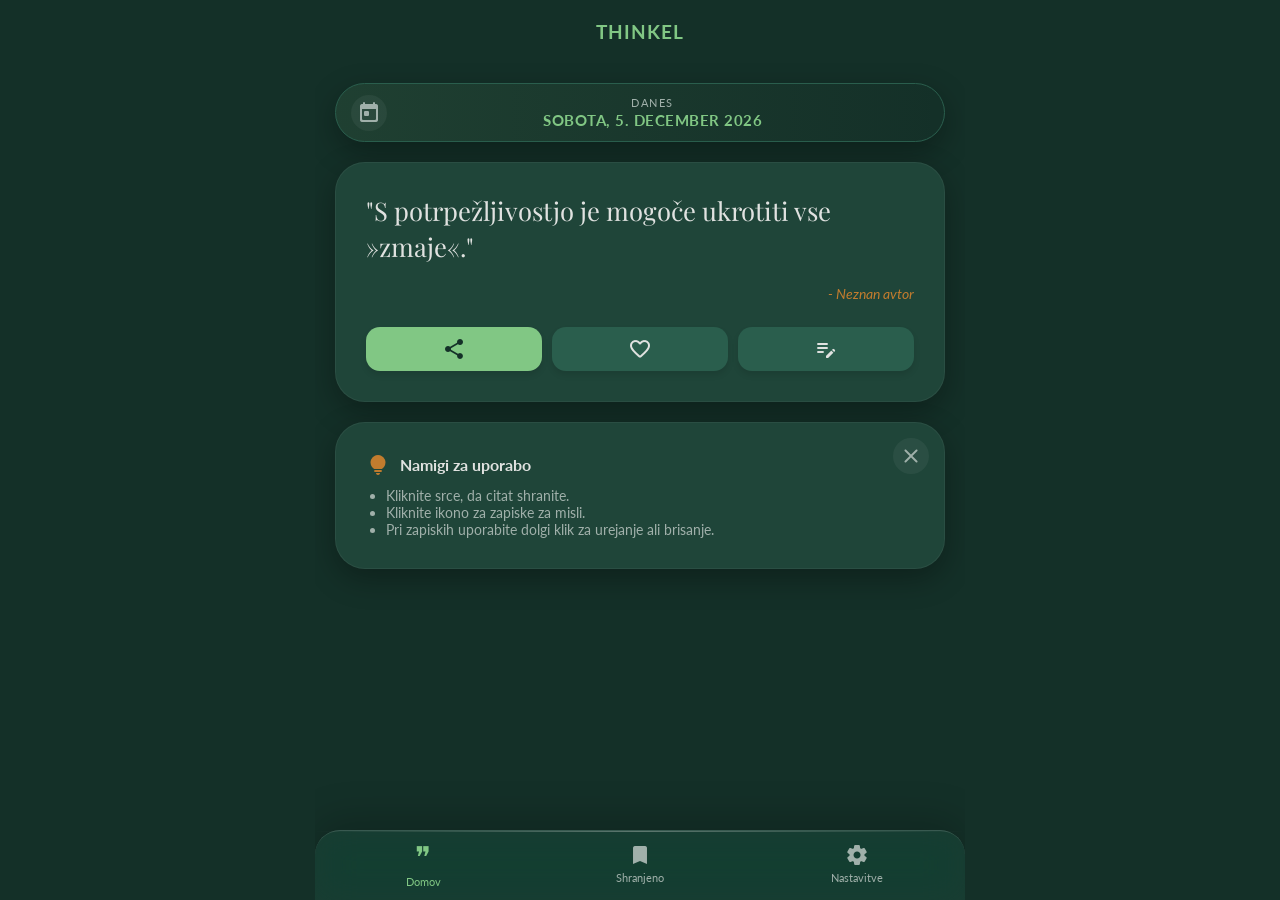
<file: index.html>
<!DOCTYPE html>
<html lang="sl">
<head>
    <meta charset="UTF-8">
    <meta name="viewport" content="width=device-width, initial-scale=1.0, maximum-scale=1.0, user-scalable=no, viewport-fit=cover">
    <meta name="mobile-web-app-capable" content="yes">
    <meta name="apple-mobile-web-app-capable" content="yes">
    <meta name="apple-mobile-web-app-status-bar-style" content="black-translucent">
    <meta name="theme-color" content="#143028">
    <link rel="manifest" href="manifest.json">
    <link rel="apple-touch-icon" href="icon-192x192.png">
    
    <title>Thinkel - Dnevna Inspiracija</title>
    <meta name="description" content="Thinkel: Dnevna inspiracija, citati in osebni dnevnik.">
    
    <link href="https://fonts.googleapis.com/icon?family=Material+Icons+Round" rel="stylesheet">
    <link href="https://fonts.googleapis.com/css2?family=Lato:wght@300;400;700&family=Playfair+Display:ital,wght@0,400;0,700;1,400&display=swap" rel="stylesheet">
    <link rel="stylesheet" href="style.css">
</head>
<body class="dark-theme">

    <div id="app-container">
        <header>
            <h1>Thinkel</h1>
        </header>

        <main>
            <div class="card date-card">
                <button class="date-picker-btn" onclick="openDatePicker()" aria-label="Izberi datum">
                    <span class="material-icons-round">today</span>
                </button>
                <div class="date-content">
                    <div id="date-label" class="date-label" data-i18n="today">Danes</div>
                    <div id="current-date" class="date-text">...</div>
                </div>
                <input type="date" id="hidden-date-input" onchange="handleDateChange(this.value)" style="opacity: 0; position: absolute; pointer-events: none; width:1px; height:1px;">
            </div>

            <div class="card">
                <div id="quote-content-wrapper">
                    <div id="daily-quote-text" class="quote-text">...</div>
                    <div id="daily-quote-author" class="quote-author"></div>
                    <div class="action-buttons">
                        <button class="action-btn primary" onclick="shareQuote()">
                            <span class="material-icons-round">share</span>
                        </button>
                        <button id="btn-fav-daily" class="action-btn fav" onclick="toggleFavorite(currentQuote.id)">
                            <span class="material-icons-round">favorite_border</span>
                        </button>
                        <button class="action-btn" onclick="openNotesModal()">
                            <span class="material-icons-round">edit_note</span>
                        </button>
                    </div>
                </div>
            </div>

            <div id="info-card" class="card">
                <button class="date-picker-btn" style="top: 15px; right: 15px; left: auto; transform: none;" onclick="hideInfoCard()">
                    <span class="material-icons-round">close</span>
                </button>
                <div style="padding-right: 20px;">
                    <div style="margin-bottom: 10px; display:flex; align-items:center; gap:10px;">
                        <span class="material-icons-round" style="color: var(--accent-gold)">lightbulb</span>
                        <span style="font-weight:700;" data-i18n="usage_tips">Znamki za uporabo</span>
                    </div>
                    <ul style="margin:0; padding-left:20px; font-size: 0.9rem; color: var(--text-secondary);">
                        <li data-i18n="tip1">Kliknite srce, da citat shranite.</li>
                        <li data-i18n="tip2">Kliknite ikono za zapiske za misli.</li>
                        <li data-i18n="tip3">Pri zapiskih uporabite dolgi klik za urejanje ali brisanje.</li>
                    </ul>
                </div>
            </div>
        </main>

        <!-- Bottom Navigation -->
        <nav class="bottom-nav">
            <a href="index.html" class="nav-item active">
                <span class="nav-quote-icon">❞</span>
                <span data-i18n="nav_today">Domov</span>
            </a>
            <a href="saved.html" class="nav-item">
                <span class="material-icons-round">bookmark</span>
                <span data-i18n="nav_saved">Shranjeno</span>
            </a>
            <a href="settings.html" class="nav-item">
                <span class="material-icons-round">settings</span>
                <span data-i18n="nav_settings">Nastavitve</span>
            </a>
        </nav>
    </div>

    <!-- Notes Modal -->
    <div id="notes-modal" class="modal-overlay">
        <div class="modal-card">
            <div class="modal-header">
                <h3 class="modal-title" data-i18n="my_thoughts">Moje misli</h3>
                <button class="btn btn-icon-only" style="background:transparent; color:var(--text-primary); width:auto;" onclick="closeNotesModal()">
                    <span class="material-icons-round">close</span>
                </button>
            </div>
            <div id="modal-quote-ref" class="modal-quote-ref">
                <span id="modal-quote-text" class="modal-quote-text">...</span>
                <span id="modal-quote-author" class="modal-quote-author">...</span>
            </div>
            
            <textarea id="modal-note-input" class="modal-note-area" placeholder="..." oninput="saveNoteFromModal()"></textarea>
            <button class="btn btn-primary" onclick="closeNotesModal()" data-i18n="save_close">Shrani in zapri</button>
        </div>
    </div>

    <!-- Toast -->
    <div id="toast" class="toast">
        <span class="material-icons-round toast-icon">check_circle</span>
        <span id="toast-message">Sporočilo</span>
    </div>

    <script src="app.js"></script>
    <script>
        function openDatePicker() {
            const input = document.getElementById('hidden-date-input');
            if (input.showPicker) {
                try {
                    input.showPicker();
                } catch (e) {
                    input.click();
                }
            } else {
                input.click();
            }
        }

        // Initialize home page
        document.addEventListener('DOMContentLoaded', () => {
            loadSettings();
            loadDate();
            checkInfoCard();
            loadDailyQuote();
            updateTexts();
        });
    </script>
</body>
</html>
</file>
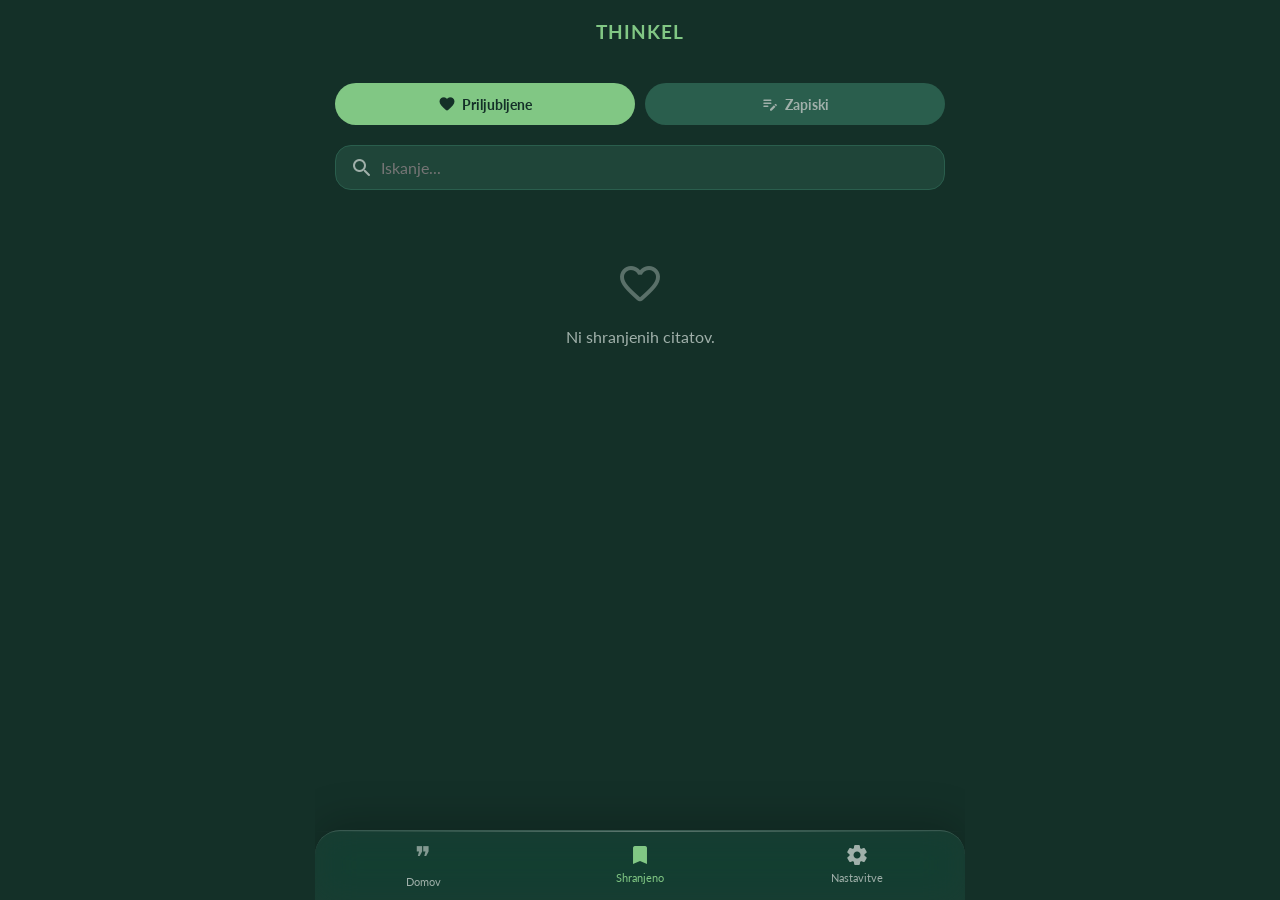
<file: saved.html>
<!DOCTYPE html>
<html lang="sl">
<head>
    <meta charset="UTF-8">
    <meta name="viewport" content="width=device-width, initial-scale=1.0, maximum-scale=1.0, user-scalable=no, viewport-fit=cover">
    <meta name="mobile-web-app-capable" content="yes">
    <meta name="apple-mobile-web-app-capable" content="yes">
    <meta name="apple-mobile-web-app-status-bar-style" content="black-translucent">
    <meta name="theme-color" content="#143028">
    <link rel="manifest" href="manifest.json">
    <link rel="apple-touch-icon" href="icon-192x192.png">
    
    <title>Thinkel - Shranjeno</title>
    
    <link href="https://fonts.googleapis.com/icon?family=Material+Icons+Round" rel="stylesheet">
    <link href="https://fonts.googleapis.com/css2?family=Lato:wght@300;400;700&family=Playfair+Display:ital,wght@0,400;0,700;1,400&display=swap" rel="stylesheet">
    <link rel="stylesheet" href="style.css">
</head>
<body class="dark-theme">

    <div id="app-container">
        <header>
            <h1>Thinkel</h1>
        </header>

        <main>
            <div class="saved-tabs">
                <div class="saved-tab active" id="tab-fav" onclick="switchSavedTab('fav')">
                    <span class="material-icons-round">favorite</span>
                    <span data-i18n="favorites">Priljubljene</span>
                </div>
                <div class="saved-tab" id="tab-notes" onclick="switchSavedTab('notes')">
                    <span class="material-icons-round">edit_note</span>
                    <span data-i18n="notes">Zapiski</span>
                </div>
            </div>

            <div class="search-container">
                <div class="search-input-wrapper">
                    <span class="material-icons-round">search</span>
                    <input type="text" id="search-input" class="search-input" placeholder="Iskanje..." oninput="handleSearch(this.value)">
                </div>
            </div>

            <div id="saved-favorites-container">
                <div id="favorites-list"></div>
                <div id="no-favorites" style="display:none; text-align: center; color: var(--text-secondary); margin-top: 50px;">
                    <span class="material-icons-round" style="font-size: 48px; opacity: 0.5;">favorite_border</span>
                    <p data-i18n="no_fav">Ni shranjenih citatov.</p>
                </div>
            </div>

            <div id="saved-notes-container" style="display: none;">
                <div id="notes-list"></div>
                <div id="no-notes" style="display:none; text-align: center; color: var(--text-secondary); margin-top: 50px;">
                    <span class="material-icons-round" style="font-size: 48px; opacity: 0.5;">edit_note</span>
                    <p data-i18n="no_notes">Ni zapisanih misli.</p>
                </div>
            </div>
        </main>

        <!-- Bottom Navigation -->
        <nav class="bottom-nav">
            <a href="index.html" class="nav-item">
                <span class="nav-quote-icon">❞</span>
                <span data-i18n="nav_today">Domov</span>
            </a>
            <a href="saved.html" class="nav-item active">
                <span class="material-icons-round">bookmark</span>
                <span data-i18n="nav_saved">Shranjeno</span>
            </a>
            <a href="settings.html" class="nav-item">
                <span class="material-icons-round">settings</span>
                <span data-i18n="nav_settings">Nastavitve</span>
            </a>
        </nav>
    </div>

    <!-- Notes Modal -->
    <div id="notes-modal" class="modal-overlay">
        <div class="modal-card">
            <div class="modal-header">
                <h3 class="modal-title" data-i18n="my_thoughts">Moje misli</h3>
                <button class="btn btn-icon-only" style="background:transparent; color:var(--text-primary); width:auto;" onclick="closeNotesModal()">
                    <span class="material-icons-round">close</span>
                </button>
            </div>
            <div id="modal-quote-ref" class="modal-quote-ref">
                <span id="modal-quote-text" class="modal-quote-text">...</span>
                <span id="modal-quote-author" class="modal-quote-author">...</span>
            </div>
            
            <textarea id="modal-note-input" class="modal-note-area" placeholder="..." oninput="saveNoteFromModal()"></textarea>
            <button class="btn btn-primary" onclick="closeNotesModal()" data-i18n="save_close">Shrani in zapri</button>
        </div>
    </div>

    <!-- Delete Modal -->
    <div id="delete-modal" class="modal-overlay" onclick="closeDeleteModal(event)">
        <div class="modal-card">
            <span class="material-icons-round" style="color:var(--danger); font-size:48px; display:block; width:100%; text-align:center; margin-bottom:15px;">warning</span>
            <h3 class="modal-title" style="text-align:center;" id="delete-modal-title" data-i18n="delete_confirm_title">Izbriši citat?</h3>
            <p style="color:var(--text-secondary); margin-bottom:25px; text-align:center;" id="delete-modal-text" data-i18n="delete_confirm_text">Ali ste prepričani?</p>
            <div style="display:flex; flex-direction:column; gap:10px;">
                <button class="btn btn-secondary" onclick="closeDeleteModal(null, true)" data-i18n="cancel">Prekliči</button>
                <button class="btn btn-danger" id="confirm-delete-btn" onclick="confirmDelete()" data-i18n="delete_yes">Da, izbriši</button>
            </div>
        </div>
    </div>

    <!-- Toast -->
    <div id="toast" class="toast">
        <span class="material-icons-round toast-icon">check_circle</span>
        <span id="toast-message">Sporočilo</span>
    </div>

    <script src="app.js"></script>
    <script>
        // Initialize saved page
        document.addEventListener('DOMContentLoaded', () => {
            loadSettings();
            updateTexts();
            document.getElementById('search-input').value = "";
            searchQuery = "";
            renderSaved();
        });
    </script>
</body>
</html>
</file>
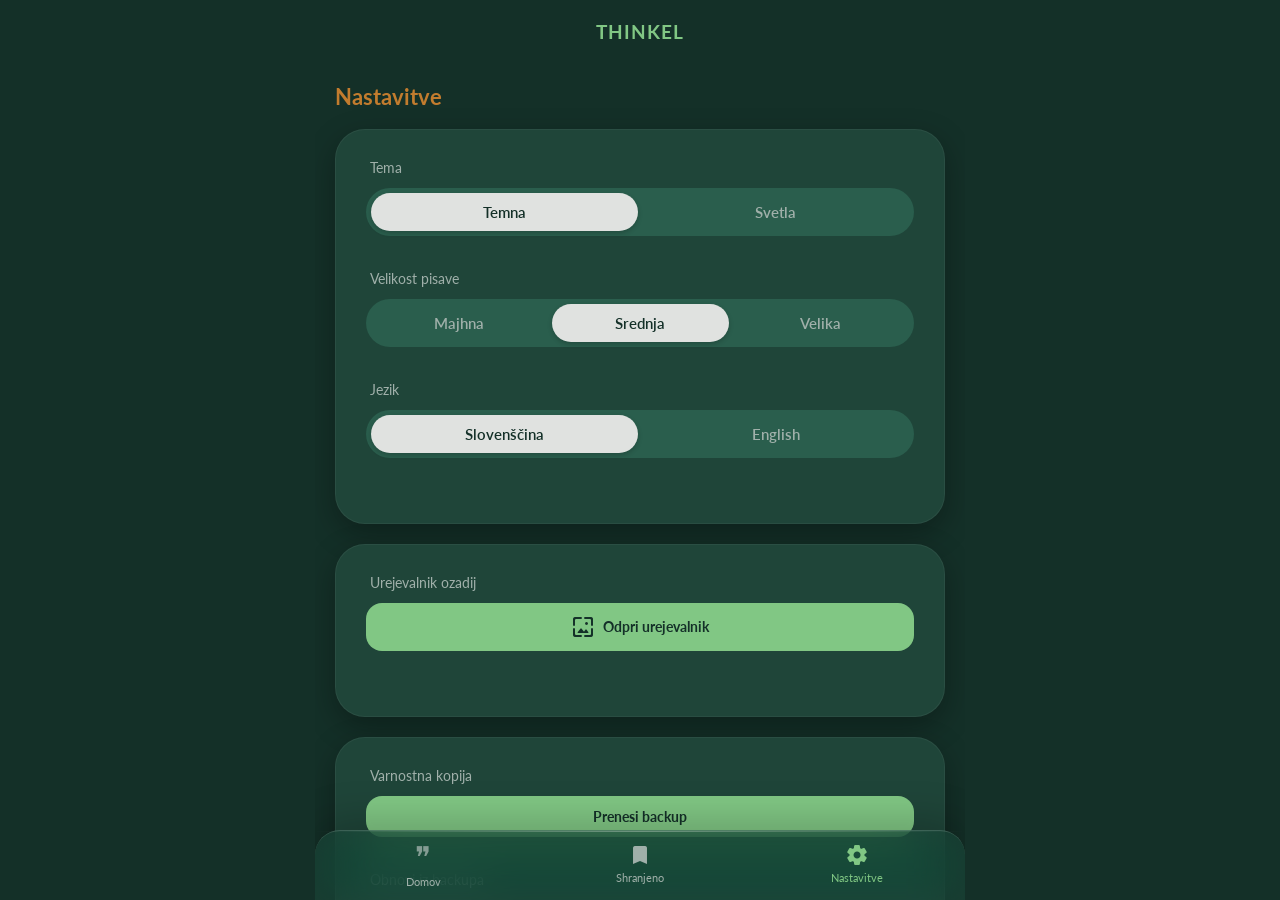
<file: settings.html>
<!DOCTYPE html>
<html lang="sl">
<head>
    <meta charset="UTF-8">
    <meta name="viewport" content="width=device-width, initial-scale=1.0, maximum-scale=1.0, user-scalable=no, viewport-fit=cover">
    <meta name="mobile-web-app-capable" content="yes">
    <meta name="apple-mobile-web-app-capable" content="yes">
    <meta name="apple-mobile-web-app-status-bar-style" content="black-translucent">
    <meta name="theme-color" content="#143028">
    <link rel="manifest" href="manifest.json">
    <link rel="apple-touch-icon" href="icon-192x192.png">
    
    <title>Thinkel - Nastavitve</title>
    
    <link href="https://fonts.googleapis.com/icon?family=Material+Icons+Round" rel="stylesheet">
    <link href="https://fonts.googleapis.com/css2?family=Lato:wght@300;400;700&family=Playfair+Display:ital,wght@0,400;0,700;1,400&display=swap" rel="stylesheet">
    <link rel="stylesheet" href="style.css">
</head>
<body class="dark-theme">

    <div id="app-container">
        <header>
            <h1>Thinkel</h1>
        </header>

        <main>
            <h2 style="margin-top:0; font-size: 1.4rem; color: var(--accent-gold);" data-i18n="settings">Nastavitve</h2>
            
            <div id="install-pwa-btn" class="card" style="display: none; align-items: center; justify-content: space-between; border: 2px solid var(--accent-color); padding: 20px;">
                <div style="display: flex; align-items: center; gap: 15px;">
                    <span class="material-icons-round" style="color: var(--accent-color); font-size: 32px;">download_for_offline</span>
                    <div>
                        <div style="font-weight: 700; color: var(--text-primary);" data-i18n="pwa_install_title">Prenesi aplikacijo</div>
                        <div style="font-size: 0.8rem; color: var(--text-secondary);" data-i18n="pwa_install_desc">Uporabljajte Thinkel kjerkoli, tudi brez povezave.</div>
                    </div>
                </div>
                <button class="btn btn-primary" onclick="installPWA()" style="width: auto; padding: 10px 20px;" data-i18n="pwa_install_btn">Namesti</button>
            </div>

            <div class="card">
                <div class="setting-item">
                    <label class="setting-label" data-i18n="theme">Tema</label>
                    <div class="segment-control" id="theme-control">
                        <div class="segment-pill"></div>
                        <div class="segment-opt" data-value="dark" onclick="changeTheme('dark')" data-i18n="dark">Temna</div>
                        <div class="segment-opt" data-value="light" onclick="changeTheme('light')" data-i18n="light">Svetla</div>
                    </div>
                </div>

                <div class="setting-item">
                    <label class="setting-label" data-i18n="font_size">Velikost pisave</label>
                    <div class="segment-control" id="font-control">
                        <div class="segment-pill"></div>
                        <div class="segment-opt" data-value="small" onclick="changeFontSize('small')" data-i18n="small">Majhna</div>
                        <div class="segment-opt" data-value="medium" onclick="changeFontSize('medium')" data-i18n="medium">Srednja</div>
                        <div class="segment-opt" data-value="large" onclick="changeFontSize('large')" data-i18n="large">Velika</div>
                    </div>
                </div>

                <div class="setting-item">
                    <label class="setting-label" data-i18n="language">Jezik</label>
                    <div class="segment-control" id="lang-control">
                        <div class="segment-pill"></div>
                        <div class="segment-opt" data-value="sl" onclick="changeLanguage('sl')">Slovenščina</div>
                        <div class="segment-opt" data-value="en" onclick="changeLanguage('en')">English</div>
                    </div>
                </div>
            </div>

            <div class="card">
                <div class="setting-item">
                    <span class="setting-label" data-i18n="wallpaper_editor">Urejevalnik ozadij</span>
                    <div class="setting-control">
                        <a href="wallpaper.html" class="btn btn-primary" style="text-decoration: none;">
                            <span class="material-icons-round">wallpaper</span>
                            <span data-i18n="open_wallpaper">Odpri urejevalnik</span>
                        </a>
                    </div>
                </div>
            </div>

            <div class="card">
                <div class="setting-item">
                    <span class="setting-label" data-i18n="backup">Varnostna kopija</span>
                    <div class="setting-control">
                        <button class="btn btn-primary" onclick="exportBackup()" data-i18n="download_backup">Prenesi backup</button>
                    </div>
                </div>
                <div class="setting-item" style="border-bottom: none;">
                    <span class="setting-label" data-i18n="restore">Obnovi iz backupa</span>
                    <div class="setting-control">
                        <input type="file" id="restore-file" accept=".thinkel,.json" onchange="importBackup(this)">
                        <label for="restore-file" class="btn btn-secondary" data-i18n="restore">Obnovi iz backupa</label>
                    </div>
                </div>
            </div>
        </main>

        <!-- Bottom Navigation -->
        <nav class="bottom-nav">
            <a href="index.html" class="nav-item">
                <span class="nav-quote-icon">❞</span>
                <span data-i18n="nav_today">Domov</span>
            </a>
            <a href="saved.html" class="nav-item">
                <span class="material-icons-round">bookmark</span>
                <span data-i18n="nav_saved">Shranjeno</span>
            </a>
            <a href="settings.html" class="nav-item active">
                <span class="material-icons-round">settings</span>
                <span data-i18n="nav_settings">Nastavitve</span>
            </a>
        </nav>
    </div>

    <!-- Toast -->
    <div id="toast" class="toast">
        <span class="material-icons-round toast-icon">check_circle</span>
        <span id="toast-message">Sporočilo</span>
    </div>

    <script src="app.js"></script>
    <script>
        // Initialize settings page
        document.addEventListener('DOMContentLoaded', () => {
            loadSettings();
            updateTexts();
            requestAnimationFrame(() => {
                updateControlUI('theme-control', localStorage.getItem('theme') || 'dark');
                updateControlUI('font-control', localStorage.getItem('fontSize') || 'medium');
                updateControlUI('lang-control', localStorage.getItem('lang') || 'sl');
            });
        });
    </script>
</body>
</html>
</file>
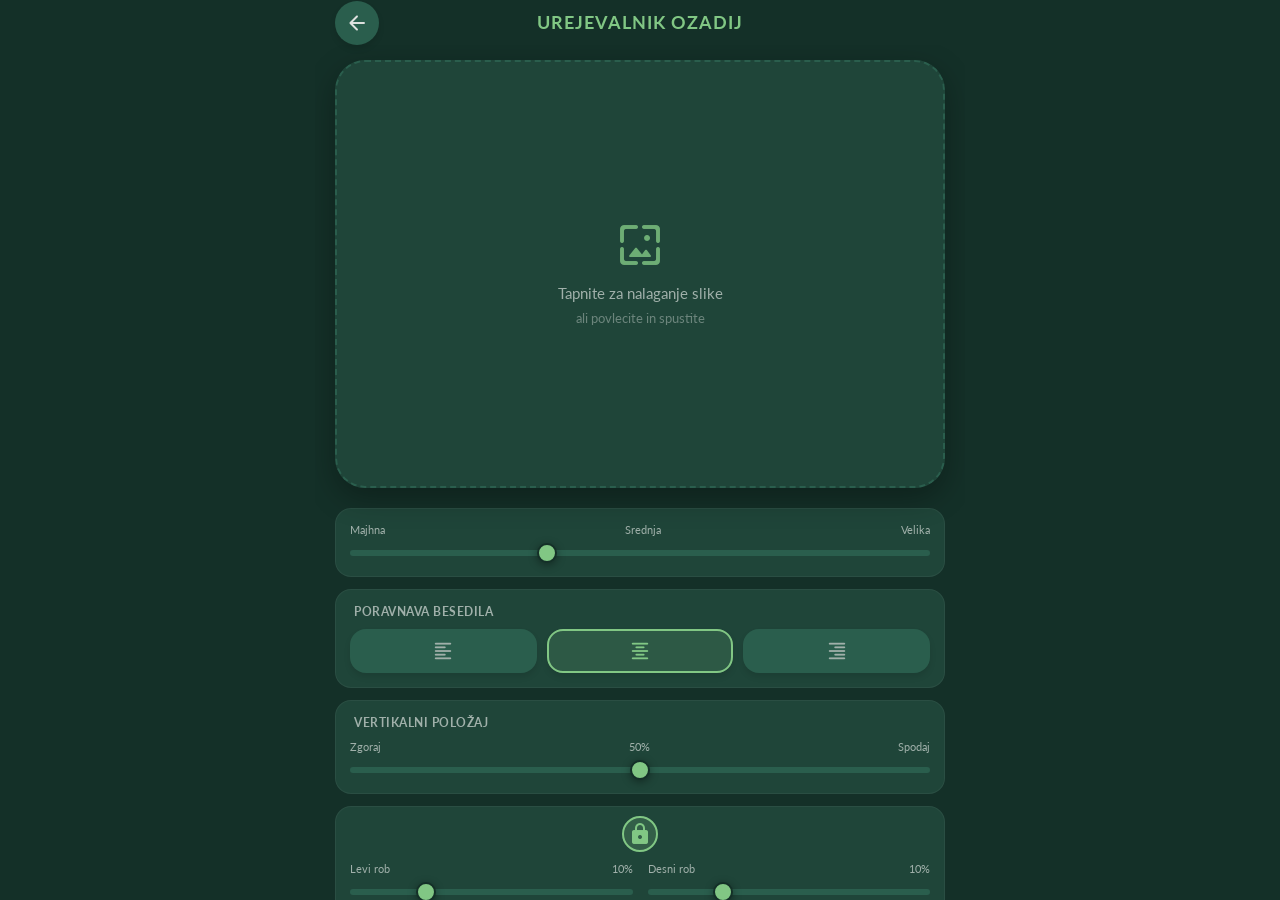
<file: wallpaper.html>
<!DOCTYPE html>
<html lang="sl">
<head>
    <meta charset="UTF-8">
    <meta name="viewport" content="width=device-width, initial-scale=1.0, maximum-scale=1.0, user-scalable=no, viewport-fit=cover">
    <meta name="mobile-web-app-capable" content="yes">
    <meta name="apple-mobile-web-app-capable" content="yes">
    <meta name="apple-mobile-web-app-status-bar-style" content="black-translucent">
    <meta name="theme-color" content="#143028">
    <link rel="manifest" href="manifest.json">
    <link rel="apple-touch-icon" href="icon-192x192.png">
    
    <title>Thinkel - Urejevalnik Ozadij</title>
    
    <link href="https://fonts.googleapis.com/icon?family=Material+Icons+Round" rel="stylesheet">
    <link href="https://fonts.googleapis.com/css2?family=Lato:wght@300;400;700&family=Playfair+Display:ital,wght@0,400;0,700;1,400&family=Caveat:wght@400;700&family=Montserrat:wght@400;600&family=Merriweather:wght@300;400;700&family=Dancing+Script:wght@400;700&display=swap" rel="stylesheet">
    <link rel="stylesheet" href="style.css">
    
    <style>
        :root {
            --base-font-size: 16px;
            --quote-font-size: 1.6rem;
        }
        
        html, body {
            height: 100%;
            height: 100dvh;
            overflow: hidden;
            margin: 0;
            padding: 0;
            font-size: var(--base-font-size);
        }
        
        #wallpaper-page {
            height: 100%;
            height: 100dvh;
            overflow: hidden;
        }
        
        #wallpaper-page #app-container {
            height: 100%;
            display: flex;
            flex-direction: column;
        }
        
        #wallpaper-page main {
            flex: 1;
            padding: 0;
            display: flex;
            flex-direction: column;
            overflow: hidden;
            min-height: 0;
        }
        
        .editor-container {
            flex: 1;
            display: flex;
            flex-direction: column;
            overflow: hidden;
            min-height: 0;
        }
        
        /* Preview Section */
        .preview-section {
            flex: 0 0 45%;
            position: relative;
            background: var(--surface-color);
            margin: 15px 20px 10px 20px;
            border-radius: var(--radius-xl);
            overflow: hidden;
            box-shadow: var(--shadow-soft);
            min-height: 200px;
        }
        
        #canvas-preview {
            width: 100%;
            height: 100%;
            object-fit: contain;
            background: linear-gradient(45deg, rgba(0,0,0,0.1) 25%, transparent 25%), 
                        linear-gradient(-45deg, rgba(0,0,0,0.1) 25%, transparent 25%), 
                        linear-gradient(45deg, transparent 75%, rgba(0,0,0,0.1) 75%), 
                        linear-gradient(-45deg, transparent 75%, rgba(0,0,0,0.1) 75%);
            background-size: 20px 20px;
            background-position: 0 0, 0 10px, 10px -10px, -10px 0px;
            background-color: rgba(0,0,0,0.05);
            display: block;
        }
        
        .upload-overlay {
            position: absolute;
            top: 0;
            left: 0;
            width: 100%;
            height: 100%;
            display: flex;
            flex-direction: column;
            align-items: center;
            justify-content: center;
            background: var(--surface-color);
            border: 2px dashed var(--surface-light);
            border-radius: var(--radius-xl);
            cursor: pointer;
            transition: all 0.3s;
        }
        
        .upload-overlay:hover, .upload-overlay.drag-active {
            border-color: var(--accent-color);
            background: var(--surface-light);
        }
        
        .upload-icon {
            font-size: 48px;
            color: var(--accent-color);
            margin-bottom: 15px;
            opacity: 0.8;
        }
        
        .upload-text {
            color: var(--text-secondary);
            text-align: center;
            padding: 0 20px;
            font-size: 0.95rem;
        }
        
        .upload-hint {
            font-size: 0.8rem;
            color: var(--text-secondary);
            opacity: 0.6;
            margin-top: 8px;
        }
        
        .change-image-btn {
            position: absolute;
            top: 15px;
            right: 15px;
            background: rgba(0,0,0,0.6);
            backdrop-filter: blur(10px);
            border: none;
            color: white;
            padding: 8px 16px;
            border-radius: 20px;
            font-size: 0.8rem;
            cursor: pointer;
            display: none;
            align-items: center;
            gap: 6px;
            z-index: 10;
            transition: all 0.2s;
        }
        
        .change-image-btn.visible {
            display: flex;
        }
        
        .change-image-btn:active {
            transform: scale(0.95);
        }
        
        .image-info {
            position: absolute;
            bottom: 10px;
            left: 10px;
            background: rgba(0,0,0,0.6);
            color: white;
            padding: 4px 8px;
            border-radius: 8px;
            font-size: 0.7rem;
            display: none;
        }
        
        .image-info.visible {
            display: block;
        }
        
        /* Controls Section */
        .controls-section {
            flex: 1;
            overflow-y: auto;
            overflow-x: hidden;
            -webkit-overflow-scrolling: touch;
            overscroll-behavior-y: contain;
            padding: 10px 20px 40px 20px;
        }
        
        .controls-section::-webkit-scrollbar {
            display: none;
        }
        
        .control-group {
            margin-bottom: 16px;
            background: var(--surface-color);
            padding: 14px;
            border-radius: var(--radius-md);
            border: 1px solid rgba(255,255,255,0.05);
            flex-shrink: 0;
        }
        
        body.light-theme .control-group {
            border: 1px solid rgba(0,0,0,0.05);
        }
        
        .control-label {
            font-size: 0.75rem;
            color: var(--text-secondary);
            display: block;
            margin-bottom: 10px;
            text-transform: uppercase;
            letter-spacing: 0.5px;
            font-weight: 700;
        }
        
        /* Font Selector */
        .font-selector {
            display: grid;
            grid-template-columns: repeat(3, 1fr);
            gap: 8px;
        }
        
        .font-option {
            padding: 10px 4px;
            background: var(--surface-light);
            border: 2px solid transparent;
            border-radius: var(--radius-md);
            color: var(--text-secondary);
            text-align: center;
            cursor: pointer;
            transition: all 0.2s;
            font-size: 0.8rem;
            white-space: nowrap;
            overflow: hidden;
            text-overflow: ellipsis;
            tap-highlight-color: transparent;
            -webkit-tap-highlight-color: transparent;
        }
        
        .font-option.active {
            border-color: var(--accent-color);
            color: var(--accent-color);
            background: rgba(129, 199, 132, 0.15);
        }
        
        .font-option.playfair { font-family: 'Playfair Display', serif; font-size: 0.9rem; }
        .font-option.lato { font-family: 'Lato', sans-serif; }
        .font-option.caveat { font-family: 'Caveat', cursive; font-size: 1rem; }
        .font-option.montserrat { font-family: 'Montserrat', sans-serif; font-weight: 600; }
        .font-option.merriweather { font-family: 'Merriweather', serif; font-size: 0.75rem; }
        .font-option.dancing { font-family: 'Dancing Script', cursive; font-size: 1rem; }
        
        /* Color Section */
        .color-row {
            display: flex;
            gap: 12px;
            align-items: center;
        }
        
        .color-swatch {
            width: 44px;
            height: 44px;
            border-radius: 50%;
            border: 3px solid transparent;
            cursor: pointer;
            transition: all 0.2s;
            position: relative;
            box-shadow: 0 2px 8px rgba(0,0,0,0.3);
            flex-shrink: 0;
        }
        
        .color-swatch.active {
            border-color: var(--accent-color);
            transform: scale(1.1);
            box-shadow: 0 0 0 2px var(--surface-color), 0 0 0 4px var(--accent-color);
        }
        
        .color-swatch.white { background: #ffffff; }
        .color-swatch.black { background: #000000; }
        
        .color-wheel {
            background: conic-gradient(from 0deg, #ff0000, #ffff00, #00ff00, #00ffff, #0000ff, #ff00ff, #ff0000);
            position: relative;
            overflow: hidden;
        }
        
        .color-wheel::after {
            content: 'colorize';
            font-family: 'Material Icons Round';
            position: absolute;
            top: 50%;
            left: 50%;
            transform: translate(-50%, -50%);
            color: white;
            font-size: 24px;
            text-shadow: 0 1px 3px rgba(0,0,0,0.5);
            pointer-events: none;
        }
        
        /* Color Picker Modal */
        .color-modal-overlay {
            position: fixed;
            top: 0;
            left: 0;
            width: 100%;
            height: 100%;
            height: 100dvh;
            background: rgba(0, 0, 0, 0.7);
            backdrop-filter: blur(8px);
            -webkit-backdrop-filter: blur(8px);
            z-index: 1000;
            display: flex;
            align-items: center;
            justify-content: center;
            opacity: 0;
            pointer-events: none;
            transition: opacity 0.3s ease;
            padding: 20px;
        }
        
        .color-modal-overlay.open {
            opacity: 1;
            pointer-events: auto;
        }
        
        .color-modal-card {
            background: var(--surface-color);
            width: 100%;
            max-width: 320px;
            border-radius: var(--radius-xl);
            padding: 25px;
            transform: scale(0.9);
            transition: transform 0.3s cubic-bezier(0.175, 0.885, 0.32, 1.275);
            border: 1px solid rgba(255,255,255,0.1);
            max-height: 90vh;
            overflow-y: auto;
        }
        
        .color-modal-overlay.open .color-modal-card {
            transform: scale(1);
        }
        
        .color-modal-title {
            font-size: 1.2rem;
            color: var(--text-primary);
            margin: 0 0 20px 0;
            text-align: center;
            font-family: var(--font-quote);
        }
        
        .color-input-wrapper {
            position: relative;
            width: 100%;
            height: 50px;
            margin-bottom: 20px;
            border-radius: var(--radius-md);
            overflow: hidden;
            cursor: pointer;
        }
        
        #color-picker-input {
            position: absolute;
            top: -50%;
            left: -50%;
            width: 200%;
            height: 200%;
            padding: 0;
            margin: 0;
            cursor: pointer;
            border: none;
        }
        
        .color-input-label {
            position: absolute;
            top: 0;
            left: 0;
            width: 100%;
            height: 100%;
            display: flex;
            align-items: center;
            justify-content: center;
            background: var(--surface-light);
            color: var(--text-secondary);
            font-weight: 600;
            pointer-events: none;
            border-radius: var(--radius-md);
        }
        
        .recent-colors {
            margin-bottom: 20px;
        }
        
        .recent-label {
            font-size: 0.8rem;
            color: var(--text-secondary);
            margin-bottom: 10px;
            display: block;
        }
        
        .recent-grid {
            display: flex;
            gap: 10px;
            flex-wrap: wrap;
        }
        
        .recent-color {
            width: 40px;
            height: 40px;
            border-radius: 50%;
            cursor: pointer;
            border: 2px solid rgba(255,255,255,0.2);
            transition: transform 0.2s;
            box-shadow: 0 2px 4px rgba(0,0,0,0.2);
        }
        
        .recent-color:active {
            transform: scale(0.9);
        }
        
        .recent-color.empty {
            background: var(--surface-light);
            border: 2px dashed var(--text-secondary);
            opacity: 0.3;
        }
        
        .close-color-modal {
            width: 100%;
            padding: 14px;
            background: var(--surface-light);
            border: none;
            border-radius: var(--radius-md);
            color: var(--text-primary);
            font-weight: 600;
            cursor: pointer;
            font-family: var(--font-ui);
            font-size: 1rem;
            touch-action: manipulation;
        }
        
        /* Sliders */
        .slider-container {
            margin-bottom: 8px;
        }
        
        .slider-labels {
            display: flex;
            justify-content: space-between;
            font-size: 0.7rem;
            color: var(--text-secondary);
            margin-bottom: 4px;
        }
        
        input[type="range"] {
            -webkit-appearance: none;
            width: 100%;
            height: 6px;
            border-radius: 3px;
            background: var(--surface-light);
            outline: none;
            margin: 6px 0;
        }
        
        input[type="range"]::-webkit-slider-thumb {
            -webkit-appearance: none;
            width: 20px;
            height: 20px;
            border-radius: 50%;
            background: var(--accent-color);
            cursor: pointer;
            box-shadow: 0 2px 8px rgba(0,0,0,0.4);
            border: 2px solid var(--bg-color);
            transition: transform 0.1s;
        }
        
        input[type="range"]::-webkit-slider-thumb:active {
            transform: scale(1.2);
        }
        
        /* Reversed slider for Right Margin */
        input[type="range"].reversed {
            direction: rtl;
        }
        
        /* Lock Button */
        .lock-container {
            display: flex;
            align-items: center;
            justify-content: center;
            margin: -5px 0 10px 0;
        }
        
        .lock-btn {
            background: rgba(129, 199, 132, 0.2);
            border: 2px solid var(--accent-color);
            color: var(--accent-color);
            width: 36px;
            height: 36px;
            border-radius: 50%;
            display: flex;
            align-items: center;
            justify-content: center;
            cursor: pointer;
            transition: all 0.2s;
            font-size: 18px;
        }
        
        .lock-btn.unlocked {
            background: var(--surface-light);
            border-color: var(--text-secondary);
            color: var(--text-secondary);
            opacity: 0.5;
        }
        
        .lock-btn:active {
            transform: scale(0.9);
        }
        
        /* Alignment */
        .alignment-row {
            display: flex;
            gap: 10px;
        }
        
        .align-btn {
            flex: 1;
            height: 44px;
            background: var(--surface-light);
            border: 2px solid transparent;
            border-radius: var(--radius-md);
            color: var(--text-secondary);
            cursor: pointer;
            display: flex;
            align-items: center;
            justify-content: center;
            transition: all 0.2s;
            touch-action: manipulation;
        }
        
        .align-btn.active {
            border-color: var(--accent-color);
            color: var(--accent-color);
            background: rgba(129, 199, 132, 0.15);
        }
        
        .align-btn .material-icons-round {
            font-size: 22px;
        }
        
        /* Download Button */
        .download-btn {
            background: var(--accent-color);
            color: var(--bg-color);
            border: none;
            padding: 16px 28px;
            border-radius: 50px;
            font-size: 1rem;
            font-weight: 700;
            cursor: pointer;
            width: 100%;
            max-width: 300px;
            display: flex;
            align-items: center;
            justify-content: center;
            gap: 10px;
            margin: 20px auto 30px auto;
            box-shadow: 0 4px 15px rgba(129, 199, 132, 0.4);
            transition: all 0.3s cubic-bezier(0.4, 0, 0.2, 1);
            text-transform: uppercase;
            letter-spacing: 1px;
            position: relative;
            overflow: hidden;
            touch-action: manipulation;
            -webkit-tap-highlight-color: transparent;
        }
        
        .download-btn::before {
            content: '';
            position: absolute;
            top: 0;
            left: -100%;
            width: 100%;
            height: 100%;
            background: linear-gradient(90deg, transparent, rgba(255,255,255,0.3), transparent);
            transition: left 0.5s;
        }
        
        .download-btn:active {
            transform: translateY(2px) scale(0.98);
            box-shadow: 0 2px 8px rgba(129, 199, 132, 0.3);
        }
        
        .download-btn:disabled {
            opacity: 0.4;
            cursor: not-allowed;
            background: var(--surface-light);
            color: var(--text-secondary);
            box-shadow: none;
        }
        
        .download-btn .material-icons-round {
            font-size: 20px;
        }
        
        #wallpaper-page .toast {
            position: fixed;
            top: 20px;
            left: 50%;
            transform: translateX(-50%) translateY(-100px);
            z-index: 2000;
        }
        
        #wallpaper-page .bottom-nav {
            display: none;
        }
        
        @media (min-width: 768px) {
            .preview-section {
                flex: 0 0 50%;
            }
            
            .controls-section {
                padding-bottom: 20px;
            }
            
            .download-btn {
                width: auto;
                min-width: 250px;
            }
        }
        
        @media (max-height: 600px) {
            .preview-section {
                flex: 0 0 40%;
                margin: 10px 15px 5px 15px;
            }
            
            .control-group {
                padding: 10px;
                margin-bottom: 8px;
            }
            
            .controls-section {
                padding: 5px 15px 20px 15px;
            }
        }
    </style>
</head>
<body class="dark-theme" id="wallpaper-page">

    <div id="app-container">
        <header style="padding: 12px 20px; flex-shrink: 0;">
            <button class="back-btn" onclick="window.location.href='settings.html'" style="display: flex; position: absolute; left: 20px; top: 50%; transform: translateY(-50%);">
                <span class="material-icons-round">arrow_back</span>
            </button>
            <h1 style="font-size: 1.1rem;">Urejevalnik ozadij</h1>
        </header>

        <main>
            <div class="editor-container">
                <!-- Top: Preview -->
                <div class="preview-section" id="drop-zone">
                    <input type="file" id="image-input" accept="image/*" style="display: none;">
                    <canvas id="canvas-preview"></canvas>
                    <div class="upload-overlay" id="upload-prompt" onclick="document.getElementById('image-input').click()">
                        <span class="material-icons-round upload-icon">wallpaper</span>
                        <div class="upload-text">Tapnite za nalaganje slike</div>
                        <div class="upload-hint">ali povlecite in spustite</div>
                    </div>
                    <button class="change-image-btn" id="change-btn" onclick="document.getElementById('image-input').click()">
                        <span class="material-icons-round" style="font-size: 18px;">edit</span>
                        Spremeni
                    </button>
                    <div class="image-info" id="image-info"></div>
                </div>

                <!-- Bottom: Controls -->
                <div class="controls-section">
                    <!-- 1. Font Size -->
                    <div class="control-group" style="margin-bottom: 12px;">
                        <div class="slider-labels">
                            <span>Majhna</span>
                            <span id="size-val">Srednja</span>
                            <span>Velika</span>
                        </div>
                        <input type="range" id="font-size" min="20" max="80" value="40">
                    </div>

                    <!-- 2. Text Alignment -->
                    <div class="control-group" style="margin-bottom: 12px;">
                        <label class="control-label">Poravnava besedila</label>
                        <div class="alignment-row">
                            <button class="align-btn" onclick="changeAlign('left', this)" title="Levo">
                                <span class="material-icons-round">format_align_left</span>
                            </button>
                            <button class="align-btn active" onclick="changeAlign('center', this)" title="Sredina">
                                <span class="material-icons-round">format_align_center</span>
                            </button>
                            <button class="align-btn" onclick="changeAlign('right', this)" title="Desno">
                                <span class="material-icons-round">format_align_right</span>
                            </button>
                        </div>
                    </div>

                    <!-- 3. Vertical Position -->
                    <div class="control-group" style="margin-bottom: 12px;">
                        <label class="control-label">Vertikalni položaj</label>
                        <div class="slider-labels">
                            <span>Zgoraj</span>
                            <span id="top-val">50%</span>
                            <span>Spodaj</span>
                        </div>
                        <input type="range" id="top-offset" min="5" max="95" value="50">
                    </div>

                    <!-- 4. Left & Right Margins -->
                    <div class="control-group" style="margin-bottom: 12px;">
                        <div class="lock-container">
                            <button class="lock-btn" id="lock-btn" onclick="toggleLock()" title="Zakleni robove skupaj">
                                <span class="material-icons-round" id="lock-icon">lock</span>
                            </button>
                        </div>
                        
                        <div style="display: grid; grid-template-columns: 1fr 1fr; gap: 15px;">
                            <div>
                                <div class="slider-labels">
                                    <span>Levi rob</span>
                                    <span id="left-val">10%</span>
                                </div>
                                <input type="range" id="left-offset" min="0" max="40" value="10">
                            </div>
                            <div>
                                <div class="slider-labels">
                                    <span>Desni rob</span>
                                    <span id="right-val">10%</span>
                                </div>
                                <!-- Reversed: 0 on right, 40 on left visually -->
                                <input type="range" id="right-offset" class="reversed" min="0" max="40" value="30">
                            </div>
                        </div>
                    </div>

                    <!-- 5. Font Selection -->
                    <div class="control-group" style="margin-bottom: 12px;">
                        <label class="control-label">Slog pisave</label>
                        <div class="font-selector">
                            <div class="font-option playfair active" onclick="changeFont('Playfair Display', this)">Klasična</div>
                            <div class="font-option lato" onclick="changeFont('Lato', this)">Čista</div>
                            <div class="font-option caveat" onclick="changeFont('Caveat', this)">Sproščena</div>
                            <div class="font-option montserrat" onclick="changeFont('Montserrat', this)">Moderna</div>
                            <div class="font-option merriweather" onclick="changeFont('Merriweather', this)">Elegantna</div>
                            <div class="font-option dancing" onclick="changeFont('Dancing Script', this)">Rokopis</div>
                        </div>
                    </div>

                    <!-- 6. Color Selection (Last) -->
                    <div class="control-group" style="margin-bottom: 16px;">
                        <label class="control-label">Barva besedila</label>
                        <div class="color-row">
                            <div class="color-swatch white active" onclick="changeColor('#ffffff', this)" title="Bela"></div>
                            <div class="color-swatch black" onclick="changeColor('#000000', this)" title="Črna"></div>
                            <div class="color-swatch color-wheel" onclick="openColorPicker()" title="Poljubna barva"></div>
                        </div>
                    </div>

                    <!-- Download Button -->
                    <button class="download-btn" id="download-btn" onclick="downloadWallpaper()" disabled>
                        <span class="material-icons-round">download</span>
                        Shrani ozadje
                    </button>
                </div>
            </div>
        </main>
    </div>

    <!-- Color Picker Modal -->
    <div id="color-modal" class="color-modal-overlay" onclick="closeColorPicker(event)">
        <div class="color-modal-card" onclick="event.stopPropagation()">
            <h3 class="color-modal-title">Izberi barvo</h3>
            
            <div class="color-input-wrapper" onclick="document.getElementById('color-picker-input').click()">
                <input type="color" id="color-picker-input" onchange="handleColorPick(this.value)">
                <div class="color-input-label" id="current-color-display" style="background: #81C784;">
                    Tapnite za izbiro barve
                </div>
            </div>
            
            <div class="recent-colors">
                <span class="recent-label">Nedavne barve</span>
                <div class="recent-grid" id="recent-colors-grid">
                    <div class="recent-color empty"></div>
                    <div class="recent-color empty"></div>
                    <div class="recent-color empty"></div>
                    <div class="recent-color empty"></div>
                    <div class="recent-color empty"></div>
                    <div class="recent-color empty"></div>
                </div>
            </div>
            
            <button class="close-color-modal" onclick="closeColorPicker()">Končano</button>
        </div>
    </div>

    <!-- Toast -->
    <div id="toast" class="toast">
        <span class="material-icons-round toast-icon">check_circle</span>
        <span id="toast-message">Ozadje shranjeno!</span>
    </div>

    <script>
        // Fallback quotes data
        const fallbackQuotes = {
            sl: [
                {"id": 1, "text": "Edini način, da narediš odlično delo, je, da imaš radi tisto, kar delaš.", "author": "Steve Jobs"},
                {"id": 2, "text": "Bodi sprememba, ki jo želiš videti v svetu.", "author": "Mahatma Gandhi"},
                {"id": 3, "text": "Vsaka pot se začne s prvim korakom.", "author": "Lao Tzu"}
            ],
            en: [
                {"id": 1, "text": "The only way to do great work is to love what you do.", "author": "Steve Jobs"},
                {"id": 2, "text": "Be the change you wish to see in the world.", "author": "Mahatma Gandhi"},
                {"id": 3, "text": "Every journey begins with a single step.", "author": "Lao Tzu"}
            ]
        };
        
        let currentQuotes = [];
        let currentQuote = null;
        let currentLang = localStorage.getItem('lang') || 'sl';
        let recentColors = JSON.parse(localStorage.getItem('recentColors') || '[]');
        let marginsLocked = true;
        
        // Store original image and dimensions
        let currentImage = null;
        let originalImage = null;
        let originalWidth = 0;
        let originalHeight = 0;
        
        let settings = {
            text: '',
            font: 'Playfair Display',
            color: '#ffffff',
            align: 'center',
            top: 50,
            leftOffset: 10,
            rightOffset: 10,
            fontSize: 40,
            shadow: true
        };

        const canvas = document.getElementById('canvas-preview');
        const ctx = canvas.getContext('2d');
        
        // Apply settings from localStorage (font size, theme)
        function loadAppSettings() {
            // Theme
            const theme = localStorage.getItem('theme') || 'dark';
            if (theme === 'light') {
                document.body.classList.add('light-theme');
            }
            
            // Font size from settings
            const fontSize = localStorage.getItem('fontSize') || 'medium';
            applyFontSize(fontSize);
        }
        
        function applyFontSize(size) {
            const root = document.documentElement;
            if (size === 'small') {
                root.style.setProperty('--base-font-size', '14px');
                root.style.setProperty('--quote-font-size', '1.4rem');
            } else if (size === 'large') {
                root.style.setProperty('--base-font-size', '18px');
                root.style.setProperty('--quote-font-size', '1.8rem');
            } else {
                root.style.setProperty('--base-font-size', '16px');
                root.style.setProperty('--quote-font-size', '1.6rem');
            }
        }
        
        // Load daily quote
        async function loadDailyQuote() {
            try {
                const fileName = currentLang === 'sl' ? 'sl.citati.json' : 'en.citati.json';
                const response = await fetch(fileName);
                if (!response.ok) throw new Error('Failed to load');
                const data = await response.json();
                currentQuotes = data.citati || data.quotes || [];
            } catch (error) {
                console.error('Error loading quotes:', error);
                currentQuotes = fallbackQuotes[currentLang] || fallbackQuotes.sl;
            }
            
            const today = new Date();
            const year = today.getFullYear();
            const month = today.getMonth();
            const day = today.getDate();
            const seed = (year * 10000) + (month * 100) + day;
            const index = seed % currentQuotes.length;
            currentQuote = currentQuotes[index];
            
            settings.text = currentQuote.text || currentQuote.besedilo || "";
            
            if (currentImage) drawCanvas();
        }

        // Event Listeners
        document.getElementById('image-input').addEventListener('change', handleImageUpload);
        
        const dropZone = document.getElementById('drop-zone');
        dropZone.addEventListener('dragover', (e) => {
            e.preventDefault();
            document.getElementById('upload-prompt').classList.add('drag-active');
        });
        dropZone.addEventListener('dragleave', () => document.getElementById('upload-prompt').classList.remove('drag-active'));
        dropZone.addEventListener('drop', (e) => {
            e.preventDefault();
            document.getElementById('upload-prompt').classList.remove('drag-active');
            if (e.dataTransfer.files.length > 0) {
                document.getElementById('image-input').files = e.dataTransfer.files;
                handleImageUpload({ target: document.getElementById('image-input') });
            }
        });

        // Sliders
        document.getElementById('font-size').addEventListener('input', (e) => {
            settings.fontSize = parseInt(e.target.value);
            document.getElementById('size-val').textContent = settings.fontSize < 35 ? 'Majhna' : settings.fontSize > 60 ? 'Velika' : 'Srednja';
            drawCanvas();
        });

        document.getElementById('top-offset').addEventListener('input', (e) => {
            settings.top = parseInt(e.target.value);
            document.getElementById('top-val').textContent = settings.top + '%';
            drawCanvas();
        });

        document.getElementById('left-offset').addEventListener('input', (e) => {
            const val = parseInt(e.target.value);
            settings.leftOffset = val;
            document.getElementById('left-val').textContent = val + '%';
            
            if (marginsLocked) {
                settings.rightOffset = val;
                document.getElementById('right-offset').value = val;
                document.getElementById('right-val').textContent = val + '%';
            }
            drawCanvas();
        });

        document.getElementById('right-offset').addEventListener('input', (e) => {
            const val = parseInt(e.target.value);
            settings.rightOffset = val;
            document.getElementById('right-val').textContent = val + '%';
            
            if (marginsLocked) {
                settings.leftOffset = val;
                document.getElementById('left-offset').value = val;
                document.getElementById('left-val').textContent = val + '%';
            }
            drawCanvas();
        });

        function toggleLock() {
            marginsLocked = !marginsLocked;
            const btn = document.getElementById('lock-btn');
            const icon = document.getElementById('lock-icon');
            
            if (marginsLocked) {
                btn.classList.remove('unlocked');
                icon.textContent = 'lock';
                const leftVal = parseInt(document.getElementById('left-offset').value);
                settings.leftOffset = leftVal;
                settings.rightOffset = leftVal;
                document.getElementById('right-offset').value = leftVal;
                document.getElementById('left-val').textContent = leftVal + '%';
                document.getElementById('right-val').textContent = leftVal + '%';
                drawCanvas();
            } else {
                btn.classList.add('unlocked');
                icon.textContent = 'lock_open';
            }
        }

        function handleImageUpload(e) {
            const file = e.target.files[0];
            if (!file) return;

            const reader = new FileReader();
            reader.onload = (event) => {
                const img = new Image();
                img.onload = () => {
                    originalWidth = img.width;
                    originalHeight = img.height;
                    originalImage = img;
                    
                    const infoEl = document.getElementById('image-info');
                    infoEl.textContent = `${originalWidth} × ${originalHeight}`;
                    infoEl.classList.add('visible');
                    
                    let displayWidth = originalWidth;
                    let displayHeight = originalHeight;
                    const maxDisplayWidth = 1080;
                    const maxDisplayHeight = 1920;
                    
                    if (displayWidth > maxDisplayWidth) {
                        const ratio = maxDisplayWidth / displayWidth;
                        displayHeight = displayHeight * ratio;
                        displayWidth = maxDisplayWidth;
                    }
                    if (displayHeight > maxDisplayHeight) {
                        const ratio = maxDisplayHeight / displayHeight;
                        displayWidth = displayWidth * ratio;
                        displayHeight = maxDisplayHeight;
                    }
                    
                    canvas.width = displayWidth;
                    canvas.height = displayHeight;
                    
                    currentImage = img;
                    document.getElementById('upload-prompt').style.display = 'none';
                    document.getElementById('change-btn').classList.add('visible');
                    document.getElementById('download-btn').disabled = false;
                    
                    drawCanvas();
                    showToast(`Slika naložena (${originalWidth}×${originalHeight})`);
                };
                img.src = event.target.result;
            };
            reader.readAsDataURL(file);
        }

        function drawCanvas() {
            if (!currentImage || !originalImage) return;
            
            ctx.clearRect(0, 0, canvas.width, canvas.height);
            ctx.drawImage(originalImage, 0, 0, canvas.width, canvas.height);
            
            if (settings.text) {
                drawTextPreview();
            }
        }

        function drawTextPreview() {
            const leftX = (settings.leftOffset / 100) * canvas.width;
            const rightX = canvas.width - ((settings.rightOffset / 100) * canvas.height);
            const maxWidth = rightX - leftX;
            const centerY = (settings.top / 100) * canvas.height;
            
            const scaleFactor = canvas.width / originalWidth;
            const displayFontSize = settings.fontSize * scaleFactor * (originalWidth / 400);
            
            ctx.font = `${displayFontSize}px "${settings.font}"`;
            ctx.fillStyle = settings.color;
            ctx.textBaseline = 'middle';
            
            if (settings.shadow) {
                ctx.shadowColor = 'rgba(0,0,0,0.6)';
                ctx.shadowBlur = 8 * scaleFactor;
                ctx.shadowOffsetX = 2 * scaleFactor;
                ctx.shadowOffsetY = 2 * scaleFactor;
            }
            
            const lineHeight = displayFontSize * 1.3;
            const words = settings.text.split(' ');
            let line = '';
            let lines = [];
            
            for (let n = 0; n < words.length; n++) {
                const testLine = line + words[n] + ' ';
                if (ctx.measureText(testLine).width > maxWidth && n > 0) {
                    lines.push(line);
                    line = words[n] + ' ';
                } else {
                    line = testLine;
                }
            }
            lines.push(line);
            
            const totalHeight = lines.length * lineHeight;
            const startY = centerY - (totalHeight / 2) + (lineHeight / 2);
            
            lines.forEach((lineText, i) => {
                let x;
                if (settings.align === 'left') {
                    x = leftX;
                } else if (settings.align === 'right') {
                    x = rightX;
                } else {
                    x = leftX + (maxWidth / 2);
                }
                ctx.textAlign = settings.align;
                ctx.fillText(lineText.trim(), x, startY + (i * lineHeight));
            });
            
            ctx.shadowColor = 'transparent';
            ctx.shadowBlur = 0;
        }

        function downloadWallpaper() {
            if (!originalImage) return;
            
            const exportCanvas = document.createElement('canvas');
            exportCanvas.width = originalWidth;
            exportCanvas.height = originalHeight;
            const exportCtx = exportCanvas.getContext('2d');
            
            exportCtx.drawImage(originalImage, 0, 0, originalWidth, originalHeight);
            
            if (settings.text) {
                const leftX = (settings.leftOffset / 100) * originalWidth;
                const rightX = originalWidth - ((settings.rightOffset / 100) * originalWidth);
                const maxWidth = rightX - leftX;
                const centerY = (settings.top / 100) * originalHeight;
                
                const scaleFactor = originalWidth / 400;
                const fontSize = settings.fontSize * scaleFactor;
                
                exportCtx.font = `${fontSize}px "${settings.font}"`;
                exportCtx.fillStyle = settings.color;
                exportCtx.textBaseline = 'middle';
                
                if (settings.shadow) {
                    exportCtx.shadowColor = 'rgba(0,0,0,0.6)';
                    exportCtx.shadowBlur = 8 * scaleFactor;
                    exportCtx.shadowOffsetX = 2 * scaleFactor;
                    exportCtx.shadowOffsetY = 2 * scaleFactor;
                }
                
                const lineHeight = fontSize * 1.3;
                const words = settings.text.split(' ');
                let line = '';
                let lines = [];
                
                for (let n = 0; n < words.length; n++) {
                    const testLine = line + words[n] + ' ';
                    if (exportCtx.measureText(testLine).width > maxWidth && n > 0) {
                        lines.push(line);
                        line = words[n] + ' ';
                    } else {
                        line = testLine;
                    }
                }
                lines.push(line);
                
                const totalHeight = lines.length * lineHeight;
                const startY = centerY - (totalHeight / 2) + (lineHeight / 2);
                
                lines.forEach((lineText, i) => {
                    let x;
                    if (settings.align === 'left') {
                        x = leftX;
                    } else if (settings.align === 'right') {
                        x = rightX;
                    } else {
                        x = leftX + (maxWidth / 2);
                    }
                    exportCtx.textAlign = settings.align;
                    exportCtx.fillText(lineText.trim(), x, startY + (i * lineHeight));
                });
            }
            
            const link = document.createElement('a');
            link.download = `thinkel-wallpaper-${originalWidth}x${originalHeight}-${new Date().toISOString().split('T')[0]}.png`;
            link.href = exportCanvas.toDataURL('image/png', 1.0);
            link.click();
            
            showToast(`Shranjeno: ${originalWidth}×${originalHeight}px`);
        }

        function changeFont(font, element) {
            settings.font = font;
            document.querySelectorAll('.font-option').forEach(el => el.classList.remove('active'));
            element.classList.add('active');
            drawCanvas();
        }

        function changeColor(color, element) {
            settings.color = color;
            document.querySelectorAll('.color-swatch').forEach(el => {
                if (!el.classList.contains('color-wheel')) el.classList.remove('active');
            });
            if (element) element.classList.add('active');
            drawCanvas();
        }

        function changeAlign(align, element) {
            settings.align = align;
            document.querySelectorAll('.align-btn').forEach(el => el.classList.remove('active'));
            element.classList.add('active');
            drawCanvas();
        }

        function openColorPicker() {
            updateRecentColorsDisplay();
            document.getElementById('color-modal').classList.add('open');
        }

        function closeColorPicker(e) {
            if (!e || e.target.id === 'color-modal' || e.target.classList.contains('close-color-modal')) {
                document.getElementById('color-modal').classList.remove('open');
            }
        }

        function handleColorPick(color) {
            settings.color = color;
            document.getElementById('current-color-display').style.background = color;
            document.querySelectorAll('.color-swatch:not(.color-wheel)').forEach(el => el.classList.remove('active'));
            addToRecentColors(color);
            updateRecentColorsDisplay();
            drawCanvas();
            showToast('Barva posodobljena');
        }

        function addToRecentColors(color) {
            recentColors = recentColors.filter(c => c !== color);
            recentColors.unshift(color);
            recentColors = recentColors.slice(0, 6);
            localStorage.setItem('recentColors', JSON.stringify(recentColors));
        }

        function updateRecentColorsDisplay() {
            const grid = document.getElementById('recent-colors-grid');
            grid.innerHTML = '';
            
            for (let i = 0; i < 6; i++) {
                const div = document.createElement('div');
                if (recentColors[i]) {
                    div.className = 'recent-color';
                    div.style.background = recentColors[i];
                    div.onclick = () => selectRecentColor(recentColors[i]);
                } else {
                    div.className = 'recent-color empty';
                }
                grid.appendChild(div);
            }
        }

        function selectRecentColor(color) {
            settings.color = color;
            document.getElementById('current-color-display').style.background = color;
            document.getElementById('color-picker-input').value = color;
            document.querySelectorAll('.color-swatch:not(.color-wheel)').forEach(el => el.classList.remove('active'));
            addToRecentColors(color);
            drawCanvas();
        }

        function showToast(message) {
            const toast = document.getElementById('toast');
            document.getElementById('toast-message').textContent = message;
            toast.classList.add('show');
            setTimeout(() => toast.classList.remove('show'), 3000);
        }

        // Init
        document.addEventListener('DOMContentLoaded', () => {
            loadAppSettings(); // Apply font size and theme from settings
            updateRecentColorsDisplay();
            loadDailyQuote();
        });

        window.addEventListener('resize', () => {
            if (currentImage) drawCanvas();
        });
    </script>
</body>
</html>
</file>
<file: style.css>
:root {
    /* Dark Theme (Default) */
    --bg-color: #143028;
    --surface-color: #1f4539;
    --surface-light: #2a5e4d;
    --accent-color: #81C784;
    --accent-gold: #C27C2E;
    --text-primary: #E0E2E0;
    --text-secondary: #A0B0AA;
    --danger: #e57373;
    
    --radius-xl: 30px;
    --radius-md: 16px;
    --radius-sm: 8px;
    --shadow-soft: 0 10px 30px rgba(0,0,0,0.3);
    
    --font-quote: 'Playfair Display', serif;
    --font-ui: 'Lato', sans-serif;
    --font-comic: 'Comic Sans MS', cursive, sans-serif;
    
    --base-font-size: 16px;
    --quote-font-size: 1.6rem;
    
    --safe-area-bottom: env(safe-area-inset-bottom, 20px);
}

/* Light Theme */
body.light-theme {
    --bg-color: #f4f6f8;
    --surface-color: #ffffff;
    --surface-light: #e0e5eb;
    --accent-color: #2e7d32;
    --text-primary: #2c3e50;
    --text-secondary: #7f8c8d;
    --shadow-soft: 0 10px 30px rgba(0,0,0,0.08);
}

/* === RESET & BASE === */
* {
    box-sizing: border-box;
    -webkit-tap-highlight-color: transparent;
}

html, body {
    font-size: var(--base-font-size);
    transition: font-size 0.2s ease;
}

body {
    margin: 0;
    padding: 0;
    font-family: var(--font-ui);
    background-color: var(--bg-color);
    color: var(--text-primary);
    height: 100vh;
    display: flex;
    flex-direction: column;
    overflow: hidden;
    transition: background-color 0.3s, color 0.3s;
}

/* === CONTAINER === */
#app-container {
    width: 100%;
    height: 100%;
    display: flex;
    flex-direction: column;
    position: relative;
}

/* === HEADER === */
header {
    padding: 20px;
    text-align: center;
    z-index: 10;
    position: relative;
}

h1 {
    margin: 0;
    font-size: 1.2rem;
    letter-spacing: 1px;
    color: var(--accent-color);
    text-transform: uppercase;
    font-weight: 700;
}

.back-btn {
    position: absolute;
    left: 20px;
    top: 50%;
    transform: translateY(-50%);
    background: var(--surface-light);
    border: none;
    color: var(--text-primary);
    width: 44px;
    height: 44px;
    border-radius: 50%;
    cursor: pointer;
    display: flex;
    align-items: center;
    justify-content: center;
    transition: all 0.2s;
    box-shadow: 0 4px 6px rgba(0,0,0,0.1);
}

.back-btn.show {
    display: flex;
}

.back-btn:active {
    transform: translateY(-50%) scale(0.95);
}

/* === MAIN CONTENT === */
main {
    flex: 1;
    overflow-y: auto;
    padding: 20px;
    padding-bottom: 100px;
    scrollbar-width: none;
}

main::-webkit-scrollbar {
    display: none;
}

.view {
    display: none;
    animation: fadeIn 0.4s ease-out;
}

.view.active {
    display: block;
}

@keyframes fadeIn {
    from {
        opacity: 0;
        transform: translateY(10px);
    }
    to {
        opacity: 1;
        transform: translateY(0);
    }
}

/* === CARDS === */
.card {
    background: var(--surface-color);
    border-radius: var(--radius-xl);
    padding: 30px;
    margin-bottom: 20px;
    box-shadow: var(--shadow-soft);
    border: 1px solid rgba(255,255,255,0.05);
    position: relative;
}

body.light-theme .card {
    border: 1px solid rgba(0,0,0,0.05);
}

/* === DATE CARD === */
.date-card {
    padding: 12px 20px;
    text-align: center;
    border: 1px solid var(--surface-light);
    background: linear-gradient(90deg, rgba(129, 199, 132, 0.1) 0%, rgba(129, 199, 132, 0) 100%);
}

body.light-theme .date-card {
    background: linear-gradient(90deg, rgba(46, 125, 50, 0.05) 0%, rgba(46, 125, 50, 0) 100%);
}

.date-picker-btn {
    position: absolute;
    left: 15px;
    top: 50%;
    transform: translateY(-50%);
    background: rgba(255, 255, 255, 0.05);
    border: none;
    color: var(--text-secondary);
    width: 36px;
    height: 36px;
    border-radius: 50%;
    display: flex;
    align-items: center;
    justify-content: center;
    cursor: pointer;
    transition: all 0.2s;
    z-index: 2;
}

.date-picker-btn:active {
    transform: translateY(-50%) scale(0.9);
    background: rgba(255,255,255,0.1);
}

.date-content {
    padding-left: 25px;
    text-align: center;
    flex: 1;
}

.date-label {
    font-size: 0.7rem;
    color: var(--text-secondary);
    text-transform: uppercase;
    letter-spacing: 1.5px;
    margin-bottom: 2px;
}

.date-text {
    font-size: 0.95rem;
    letter-spacing: 0.5px;
    color: var(--accent-color);
    text-transform: uppercase;
    font-weight: 700;
}

/* === QUOTE STYLES === */
.quote-text {
    font-family: var(--font-quote);
    font-size: var(--quote-font-size);
    line-height: 1.4;
    margin-bottom: 20px;
    color: var(--text-primary);
    transition: font-size 0.2s;
}

.quote-author {
    font-family: var(--font-ui);
    font-size: 0.9rem;
    color: var(--accent-gold);
    text-align: right;
    font-style: italic;
    margin-bottom: 25px;
}

/* === BUTTONS === */
.action-buttons {
    display: grid;
    grid-template-columns: 1fr 1fr 1fr;
    gap: 10px;
}

.action-btn {
    background: var(--surface-light);
    border: none;
    color: var(--text-primary);
    height: 44px;
    border-radius: 14px;
    cursor: pointer;
    display: flex;
    align-items: center;
    justify-content: center;
    transition: transform 0.1s ease, background 0.2s;
    box-shadow: 0 4px 6px rgba(0,0,0,0.1);
}

.action-btn:active {
    transform: scale(0.95);
}

.action-btn.primary {
    background: var(--accent-color);
    color: var(--bg-color);
}

.action-btn.fav.active {
    color: var(--danger);
    background: rgba(229, 115, 115, 0.1);
}

.action-btn .material-icons-round {
    font-size: 24px;
}

@keyframes heartPop {
    0% { transform: scale(1); }
    50% { transform: scale(1.4); }
    100% { transform: scale(1); }
}

.anim-pop {
    animation: heartPop 0.3s cubic-bezier(0.175, 0.885, 0.32, 1.275);
}

/* === LONG PRESS === */
.long-press-active {
    filter: blur(4px);
    opacity: 0.6;
    transition: filter 0.2s ease, opacity 0.2s ease;
    pointer-events: none;
}

.action-row {
    display: flex;
    justify-content: flex-end;
    gap: 10px;
    margin-top: 15px;
    padding-top: 15px;
    border-top: 1px solid var(--surface-light);
    animation: fadeIn 0.2s ease-out;
}

/* === SEARCH === */
.search-container {
    position: sticky;
    top: 0;
    background: var(--bg-color);
    padding: 10px 0 20px 0;
    z-index: 5;
    margin-bottom: 10px;
}

.search-input-wrapper {
    position: relative;
    width: 100%;
}

.search-input-wrapper .material-icons-round {
    position: absolute;
    left: 15px;
    top: 50%;
    transform: translateY(-50%);
    color: var(--text-secondary);
    pointer-events: none;
}

.search-input {
    width: 100%;
    padding: 12px 12px 12px 45px;
    border-radius: var(--radius-md);
    border: 1px solid var(--surface-light);
    background: var(--surface-color);
    color: var(--text-primary);
    font-family: var(--font-ui);
    font-size: 1rem;
    outline: none;
    transition: border-color 0.2s;
}

.search-input:focus {
    border-color: var(--accent-color);
}

/* === SAVED ITEMS === */
.saved-tabs {
    display: flex;
    gap: 10px;
    margin-bottom: 10px;
}

.saved-tab {
    flex: 1;
    padding: 12px;
    text-align: center;
    background: var(--surface-light);
    border-radius: 50px;
    cursor: pointer;
    color: var(--text-secondary);
    font-weight: 700;
    font-size: 0.9rem;
    transition: all 0.2s;
    display: flex;
    align-items: center;
    justify-content: center;
    gap: 6px;
}

.saved-tab.active {
    background: var(--accent-color);
    color: var(--bg-color);
}

.saved-tab .material-icons-round {
    font-size: 18px;
}

.fav-item, .note-item {
    background: var(--surface-color);
    padding: 20px;
    border-radius: var(--radius-md);
    margin-bottom: 15px;
    display: block;
    transition: transform 0.2s;
    box-shadow: 0 2px 5px rgba(0,0,0,0.05);
    position: relative;
}

.note-item {
    border-left: 4px solid var(--accent-gold);
    cursor: pointer;
}

.note-item:active {
    transform: scale(0.98);
}

.fav-content, .note-content {
    pointer-events: none;
}

.fav-quote, .note-quote-ref {
    font-family: var(--font-quote);
    font-size: 1.1rem;
    margin-bottom: 5px;
}

.fav-author {
    font-size: 0.8rem;
    color: var(--text-secondary);
}

.note-quote-ref {
    font-size: 0.9rem;
    font-style: italic;
    opacity: 0.6;
    color: var(--accent-gold);
    margin-bottom: 4px;
    display: block;
}

.note-author {
    font-size: 0.8rem;
    color: var(--text-secondary);
    margin-bottom: 12px;
}

.note-body {
    font-size: 1.15rem;
    line-height: 1.5;
    white-space: pre-wrap;
    color: var(--text-primary);
}

/* === SETTINGS === */
.setting-item {
    margin-bottom: 35px;
}

.setting-label {
    font-size: 0.85rem;
    color: var(--text-secondary);
    display: block;
    margin-bottom: 12px;
    padding-left: 4px;
}

.segment-control {
    background: var(--surface-light);
    padding: 5px;
    border-radius: 50px;
    display: flex;
    position: relative;
    gap: 4px;
}

.segment-pill {
    position: absolute;
    top: 5px;
    bottom: 5px;
    left: 0;
    background: var(--text-primary);
    border-radius: 25px;
    z-index: 1;
    transition: transform 0.3s cubic-bezier(0.4, 0.0, 0.2, 1), width 0.3s cubic-bezier(0.4, 0.0, 0.2, 1);
    box-shadow: 0 2px 5px rgba(0,0,0,0.2);
}

.segment-opt {
    flex: 1;
    text-align: center;
    padding: 10px 0;
    border-radius: 25px;
    color: var(--text-secondary);
    font-size: 0.95rem;
    font-weight: 600;
    cursor: pointer;
    z-index: 2;
    position: relative;
    transition: color 0.2s;
    user-select: none;
    background: transparent;
}

input[type="file"] {
    display: none;
}

/* === WALLPAPER EDITOR === */
.main-container {
    flex: 1;
    display: flex;
    flex-direction: column;
    overflow: hidden;
    position: relative;
}

#editor-view {
    display: none;
    flex-direction: column;
    height: 100%;
    overflow: hidden;
    position: relative;
}

#editor-view.active {
    display: flex;
}

.image-section {
    height: 50vh;
    min-height: 300px;
    max-height: 500px;
    position: relative;
    flex-shrink: 0;
    background-color: rgba(0,0,0,0.1);
    border-radius: var(--radius-xl);
    overflow: hidden;
    margin: 0 20px 20px 20px;
}

#image-container {
    position: relative;
    width: 100%;
    height: 100%;
    background-size: contain;
    background-position: center;
    background-repeat: no-repeat;
    border-radius: var(--radius-xl);
}

#quote-overlay {
    position: absolute;
    width: 85%;
    max-width: 320px;
    text-align: center;
    padding: 25px;
    border-radius: var(--radius-md);
    transition: all 0.3s ease;
    z-index: 2;
    top: 50%;
    left: 50%;
    transform: translate(-50%, -50%);
    text-shadow: 0 2px 4px rgba(0,0,0,0.5);
    background: transparent;
    border: none;
    backdrop-filter: none;
    -webkit-backdrop-filter: none;
}

body.light-theme #quote-overlay {
    text-shadow: 0 2px 4px rgba(0,0,0,0.2);
}

#quote-text {
    font-family: var(--font-quote);
    font-size: var(--quote-font-size);
    color: var(--text-primary);
    line-height: 1.4;
    margin: 0;
    word-wrap: break-word;
}

#quote-author {
    font-family: var(--font-ui);
    font-size: 0.9rem;
    color: var(--accent-gold);
    text-align: right;
    font-style: italic;
    margin-top: 15px;
}

.controls-section {
    flex: 1;
    overflow-y: auto;
    padding: 0 20px 20px 20px;
    -webkit-overflow-scrolling: touch;
    scrollbar-width: none;
}

.controls-section::-webkit-scrollbar {
    display: none;
}

#upload-view {
    display: none;
    flex-direction: column;
    justify-content: center;
    align-items: center;
    height: 100%;
    padding: 20px;
    animation: fadeIn 0.4s ease-out;
}

#upload-view.active {
    display: flex;
}

#upload-card {
    display: flex;
    flex-direction: column;
    align-items: center;
    justify-content: center;
    min-height: 300px;
    border: 2px dashed var(--surface-light);
    cursor: pointer;
    transition: all 0.2s;
    border-radius: var(--radius-xl);
    width: 100%;
    max-width: 400px;
}

#upload-card:hover {
    border-color: var(--accent-color);
}

#upload-icon {
    font-size: 48px;
    color: var(--text-secondary);
    margin-bottom: 15px;
}

#upload-text {
    color: var(--text-secondary);
    text-align: center;
}

.control-group {
    margin-bottom: 25px;
}

.control-label {
    font-size: 0.85rem;
    color: var(--text-secondary);
    display: block;
    margin-bottom: 12px;
    padding-left: 4px;
}

/* Slider */
.slider-container {
    width: 100%;
}

input[type="range"] {
    -webkit-appearance: none;
    width: 100%;
    height: 6px;
    border-radius: 3px;
    background: var(--surface-light);
    outline: none;
}

input[type="range"]::-webkit-slider-thumb {
    -webkit-appearance: none;
    width: 20px;
    height: 20px;
    border-radius: 50%;
    background: var(--accent-color);
    cursor: pointer;
    box-shadow: 0 2px 4px rgba(0,0,0,0.2);
}

input[type="range"]::-moz-range-thumb {
    width: 20px;
    height: 20px;
    border-radius: 50%;
    background: var(--accent-color);
    cursor: pointer;
    border: none;
    box-shadow: 0 2px 4px rgba(0,0,0,0.2);
}

/* Color Picker */
.color-row {
    display: flex;
    gap: 12px;
    align-items: center;
}

#color-picker-btn {
    width: 44px;
    height: 44px;
    border-radius: 50%;
    border: 3px solid var(--surface-light);
    cursor: pointer;
    transition: all 0.2s;
}

#color-picker-btn:active {
    transform: scale(0.9);
}

.color-swatches {
    display: flex;
    gap: 8px;
    flex-wrap: wrap;
}

.color-swatch {
    width: 36px;
    height: 36px;
    border-radius: 50%;
    border: 2px solid transparent;
    cursor: pointer;
    transition: all 0.2s;
}

.color-swatch.active {
    border-color: var(--accent-color);
    transform: scale(1.1);
}

/* Alignment Buttons */
.alignment-buttons {
    display: flex;
    gap: 10px;
}

.align-btn {
    background: var(--surface-light);
    border: none;
    color: var(--text-primary);
    width: 44px;
    height: 44px;
    border-radius: 14px;
    cursor: pointer;
    display: flex;
    align-items: center;
    justify-content: center;
    transition: all 0.2s;
    box-shadow: 0 4px 6px rgba(0,0,0,0.1);
}

.align-btn.active {
    background: var(--accent-color);
    color: var(--bg-color);
}

.align-btn:active {
    transform: scale(0.95);
}

/* === BUTTONS === */
.btn {
    background: var(--surface-light);
    border: none;
    color: var(--text-primary);
    padding: 12px 20px;
    border-radius: var(--radius-md);
    font-family: var(--font-ui);
    font-weight: 700;
    font-size: 0.9rem;
    cursor: pointer;
    display: flex;
    align-items: center;
    justify-content: center;
    gap: 8px;
    transition: all 0.2s ease;
    text-decoration: none;
}

.btn:active {
    transform: scale(0.96);
}

.btn-primary {
    background: var(--accent-color);
    color: var(--bg-color);
    width: 100%;
}

.btn-danger {
    background: var(--danger);
    color: white;
}

.btn-secondary {
    background: rgba(255,255,255,0.1);
    color: var(--text-primary);
}

body.light-theme .btn-secondary {
    background: rgba(0,0,0,0.05);
}

.btn-icon-only {
    padding: 10px;
    width: 44px;
    height: 44px;
    flex: none;
}

/* === BOTTOM NAV === */
.bottom-nav {
    position: fixed;
    bottom: 0;
    left: 0;
    width: 100%;
    padding-bottom: calc(12px + var(--safe-area-bottom));
    padding-top: 12px;
    background: rgba(31, 69, 57, 0.6);
    backdrop-filter: blur(20px) saturate(180%);
    -webkit-backdrop-filter: blur(20px) saturate(180%);
    border-top: 1px solid rgba(255,255,255,0.15);
    box-shadow: 0 -10px 40px rgba(0,0,0,0.2);
    display: flex;
    justify-content: space-around;
    border-top-left-radius: 25px;
    border-top-right-radius: 25px;
    z-index: 100;
}

.bottom-nav::before {
    content: '';
    position: absolute;
    top: 0;
    left: 0;
    right: 0;
    height: 1px;
    background: linear-gradient(90deg, transparent, rgba(255,255,255,0.5), transparent);
    opacity: 0.6;
}

body.light-theme .bottom-nav {
    background: rgba(255, 255, 255, 0.65);
    border-top: 1px solid rgba(255, 255, 255, 0.8);
}

.nav-item {
    color: var(--text-secondary);
    text-decoration: none;
    display: flex;
    flex-direction: column;
    align-items: center;
    font-size: 0.7rem;
    gap: 4px;
    transition: color 0.2s;
    width: 60px;
    height: 100%;
    justify-content: flex-start;
}

.nav-item.active {
    color: var(--accent-color);
}

.nav-item .material-icons-round {
    font-size: 24px;
}

.nav-quote-icon {
    font-family: var(--font-quote);
    font-size: 30px;
    line-height: 1;
    margin-top: -2px;
    opacity: 0.8;
}

.nav-item.active .nav-quote-icon {
    opacity: 1;
}

/* === MODALS === */
.modal-overlay {
    position: fixed;
    top: 0;
    left: 0;
    width: 100%;
    height: 100%;
    background: rgba(0, 0, 0, 0.7);
    backdrop-filter: blur(5px);
    z-index: 1000;
    display: flex;
    align-items: center;
    justify-content: center;
    opacity: 0;
    pointer-events: none;
    transition: opacity 0.3s ease;
    padding-bottom: var(--safe-area-bottom);
}

.modal-overlay.open {
    opacity: 1;
    pointer-events: auto;
}

.modal-card {
    background: var(--surface-color);
    width: 90%;
    max-width: 400px;
    max-height: 80vh;
    border-radius: var(--radius-xl);
    padding: 25px;
    text-align: left;
    transform: scale(0.9);
    transition: transform 0.3s cubic-bezier(0.175, 0.885, 0.32, 1.275);
    border: 1px solid rgba(255,255,255,0.1);
    display: flex;
    flex-direction: column;
    margin-bottom: 20px;
}

.modal-overlay.open .modal-card {
    transform: scale(1);
}

.modal-header {
    display: flex;
    justify-content: space-between;
    align-items: center;
    margin-bottom: 15px;
}

.modal-title {
    font-size: 1.2rem;
    color: var(--text-primary);
    margin: 0;
    font-family: var(--font-quote);
}

.modal-quote-ref {
    background: rgba(0,0,0,0.15);
    border-left: 3px solid var(--accent-gold);
    padding: 10px 15px;
    margin-bottom: 15px;
    border-radius: var(--radius-sm);
    font-size: 0.85rem;
    color: var(--text-secondary);
    display: flex;
    flex-direction: column;
    gap: 4px;
}

body.light-theme .modal-quote-ref {
    background: rgba(0,0,0,0.05);
}

.modal-quote-text {
    display: block;
    color: var(--text-primary);
    font-family: var(--font-quote);
    font-size: 0.95rem;
    line-height: 1.3;
}

.modal-quote-author {
    font-size: 0.8rem;
    text-align: right;
    color: var(--accent-gold);
    font-style: italic;
}

.modal-note-area {
    width: 100%;
    background: rgba(0,0,0,0.2);
    border: 1px solid rgba(255,255,255,0.1);
    border-radius: var(--radius-md);
    color: var(--text-primary);
    padding: 15px;
    font-family: var(--font-ui);
    font-size: 1rem;
    resize: none;
    outline: none;
    flex: 1;
    min-height: 200px;
    margin-bottom: 15px;
}

.modal-note-area:focus {
    border-color: var(--accent-color);
}

body.light-theme .modal-note-area {
    background: rgba(0,0,0,0.05);
}

/* === TOAST === */
.toast {
    position: fixed;
    top: 20px;
    left: 50%;
    transform: translateX(-50%) translateY(-100px);
    background: var(--surface-light);
    color: var(--text-primary);
    padding: 12px 24px;
    border-radius: 50px;
    box-shadow: var(--shadow-soft);
    display: flex;
    align-items: center;
    gap: 10px;
    z-index: 200;
    opacity: 0;
    transition: all 0.3s;
    font-size: 0.9rem;
    white-space: nowrap;
    border: 1px solid rgba(255,255,255,0.1);
}

body.light-theme .toast {
    background: #fff;
    border: 1px solid #eee;
}

.toast.show {
    transform: translateX(-50%) translateY(0);
    opacity: 1;
}

.toast-icon {
    color: var(--accent-color);
}

/* === DESKTOP === */
@media (min-width: 600px) {
    body {
        background-color: var(--bg-color);
        display: flex;
        align-items: center;
        justify-content: center;
    }
    
    body.light-theme {
        background-color: #f0f2f5;
    }
    
    #app-container {
        width: 100%;
        /* Povečana širina za namizja, da izkoristi prostor */
        max-width: 650px; 
        height: 100vh; /* Polna višina zaslona */
        
        /* Odstranjeni so elementi, ki ustvarjajo videz telefona */
        border-radius: 0;
        border: none;
        box-shadow: none;
        
        overflow: hidden;
    }
    
    /* Odstranimo posebne nastavitve za okvir v svetlem načinu */
    body.light-theme #app-container {
        border: none;
    }
    
    .bottom-nav {
        position: absolute;
        width: 100%;
        left: 0;
    }
    
    .image-section {
        height: 45vh;
    }
}

/* Wallpaper editor styles */
#wallpaper-page .bottom-nav {
    display: none !important;
}

.back-btn.wallpaper-back {
    position: fixed;
    left: 20px;
    top: 20px;
    z-index: 1001;
    background: var(--surface-light);
    border: none;
    color: var(--text-primary);
    width: 44px;
    height: 44px;
    border-radius: 50%;
    cursor: pointer;
    display: flex;
    align-items: center;
    justify-content: center;
    transition: all 0.2s;
    box-shadow: 0 4px 6px rgba(0,0,0,0.1);
}

.back-btn.wallpaper-back:active {
    transform: scale(0.95);
}

@media (max-width: 599px) {
    .back-btn.wallpaper-back {
        left: 15px;
        top: 15px;
        width: 40px;
        height: 40px;
    }
}

/* Desktop frame for wallpaper preview */
@media (min-width: 600px) {
    .preview-card {
        border: 8px solid #2a5e4d;
        border-radius: calc(var(--radius-xl) + 8px);
        margin: 20px;
    }
    
    body.light-theme .preview-card {
        border-color: #cbd5e1;
    }
}
</file>
